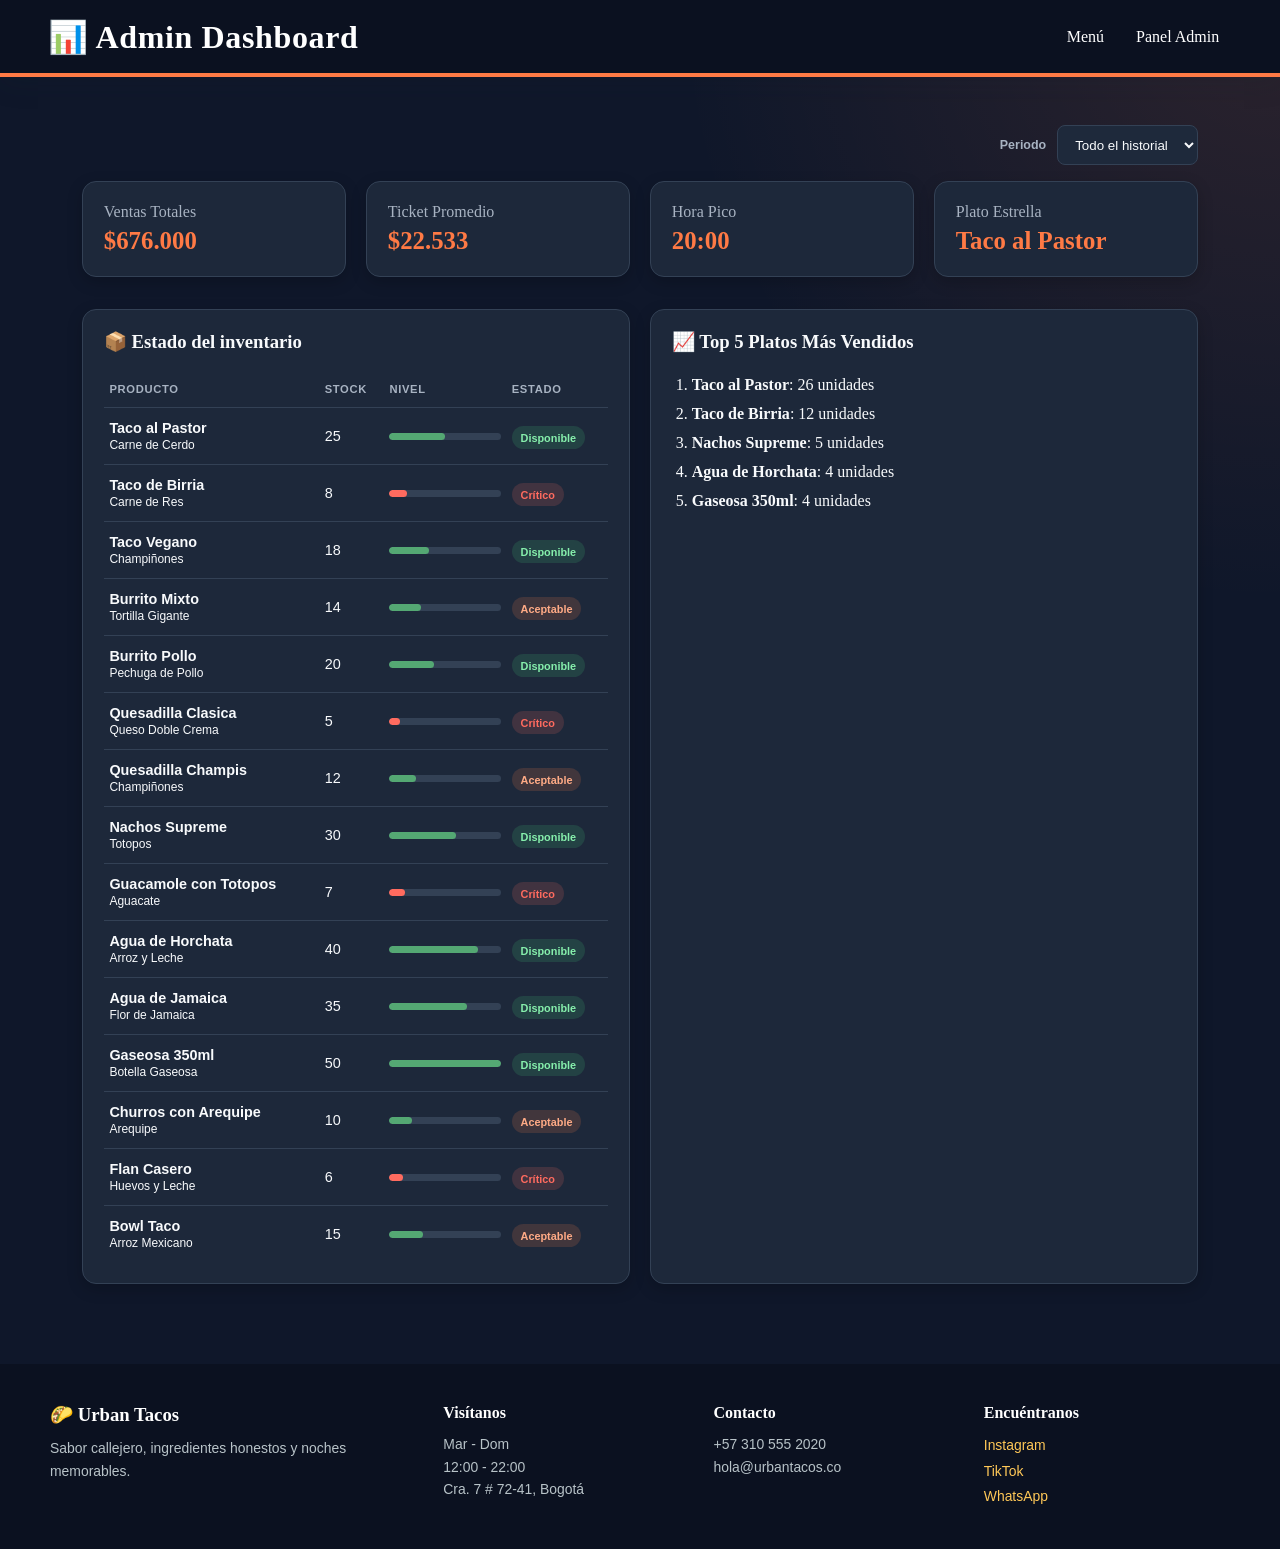
<file: admin.html>
<!DOCTYPE html>
<html lang="es">
<head>
  <meta charset="UTF-8">
  <meta name="viewport" content="width=device-width, initial-scale=1.0">
  <title>Dashboard Admin - Urban Tacos</title>
  <link rel="stylesheet" href="css/styles.css">
</head>
<body>
  <header>
    <h1>📊 Admin Dashboard</h1>
    <nav>
      <a href="index.html">Menú</a>
      <a href="admin.html">Panel Admin</a>
    </nav>
  </header>

  <main class="container">
    <section class="kpi-grid">
      <div class="card"><p>Ventas Totales</p><h3 id="kpi-ventas">$0</h3></div>
      <div class="card"><p>Ticket Promedio</p><h3 id="kpi-ticket">$0</h3></div>
      <div class="card"><p>Hora Pico</p><h3 id="kpi-horapico">-</h3></div>
      <div class="card"><p>Plato Estrella</p><h3 id="kpi-top">-</h3></div>
    </section>

    <section class="tables-section">
      <div class="card">
        <h3>🚨 Alerta Stock Bajo (< 10)</h3>
        <ul id="lista-stock"></ul>
      </div>
      <div class="card">
        <h3>📈 Top 5 Platos Más Vendidos</h3>
        <ol id="top-platos"></ol>
      </div>
    </section>
  </main>

<script src="js/app.js"></script>
</body>
</html>
</file>
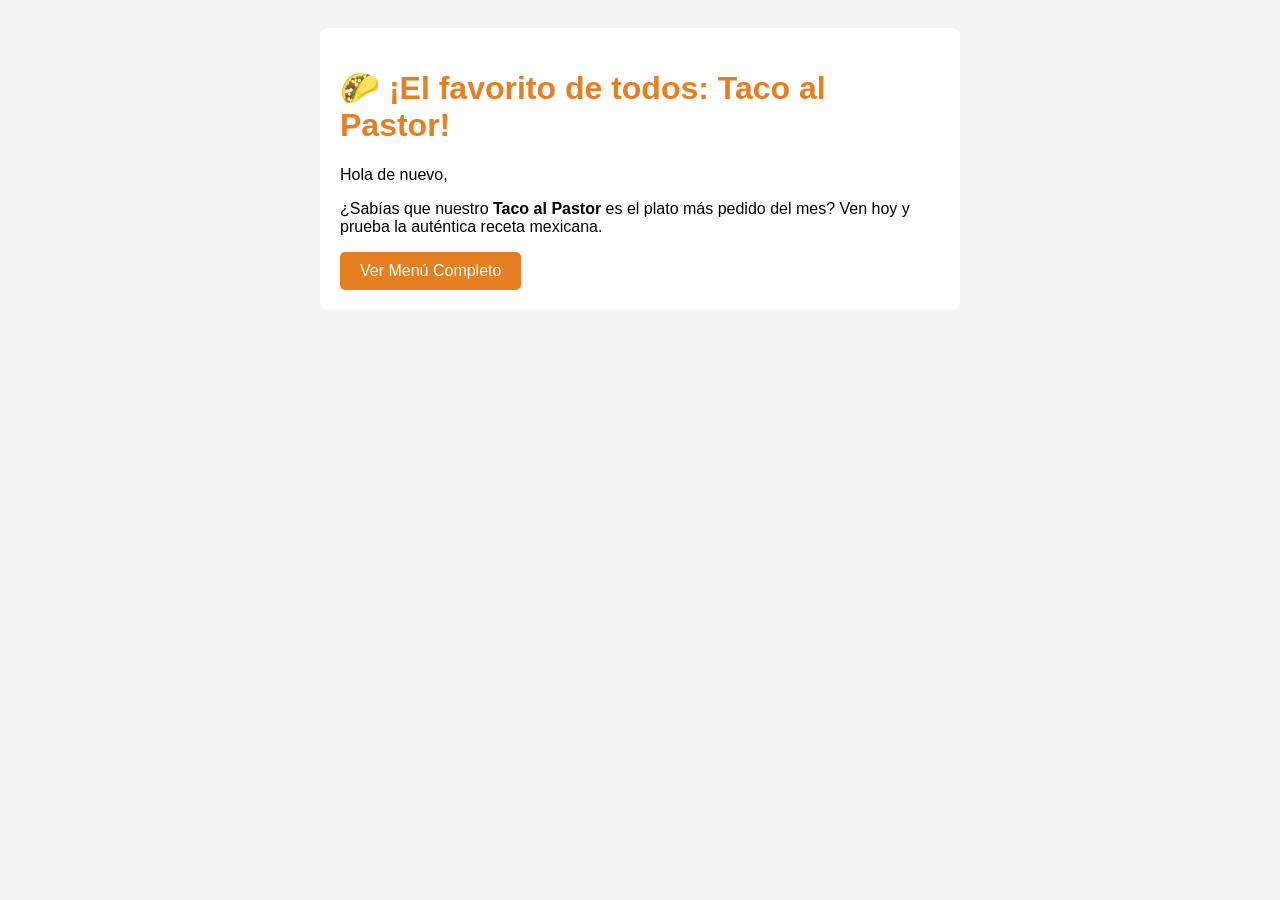
<file: emails/email-01.html>
<!DOCTYPE html>
<html lang="es">
<body style="font-family: Arial, sans-serif; background-color: #f4f4f4; padding: 20px;">
  <div style="max-width: 600px; background: white; padding: 20px; border-radius: 8px; margin: 0 auto;">
    <h1 style="color: #e67e22;">🌮 ¡El favorito de todos: Taco al Pastor!</h1>
    <p>Hola de nuevo,</p>
    <p>¿Sabías que nuestro <strong>Taco al Pastor</strong> es el plato más pedido del mes? Ven hoy y prueba la auténtica receta mexicana.</p>
    <a href="../index.html" style="background: #e67e22; color: white; padding: 10px 20px; text-decoration: none; border-radius: 5px; display: inline-block;">Ver Menú Completo</a>
  </div>
</body>
</html>
</file>
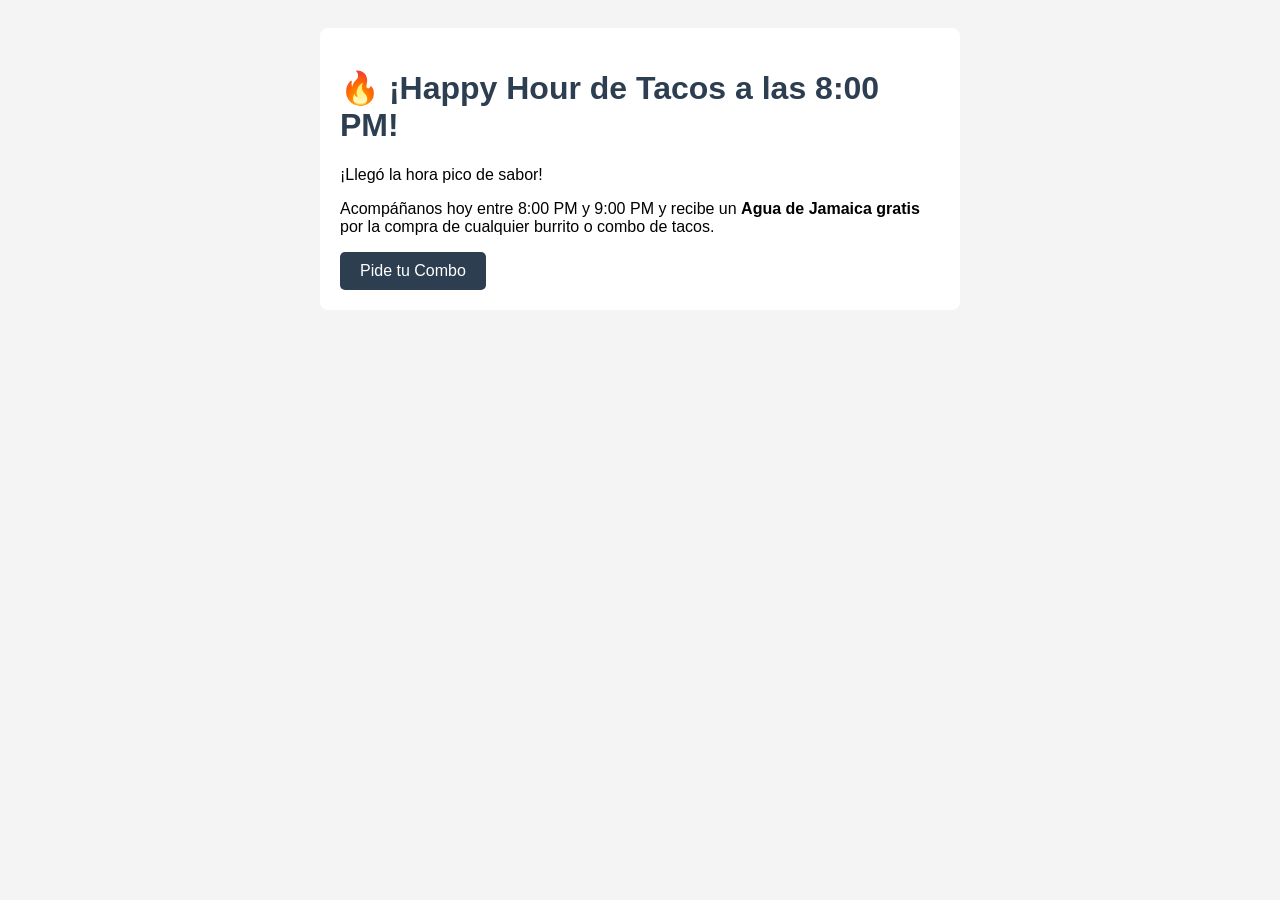
<file: emails/email-02.html>
<!DOCTYPE html>
<html lang="es">
<body style="font-family: Arial, sans-serif; background-color: #f4f4f4; padding: 20px;">
  <div style="max-width: 600px; background: white; padding: 20px; border-radius: 8px; margin: 0 auto;">
    <h1 style="color: #2c3e50;">🔥 ¡Happy Hour de Tacos a las 8:00 PM!</h1>
    <p>¡Llegó la hora pico de sabor!</p>
    <p>Acompáñanos hoy entre 8:00 PM y 9:00 PM y recibe un <strong>Agua de Jamaica gratis</strong> por la compra de cualquier burrito o combo de tacos.</p>
    <a href="../index.html" style="background: #2c3e50; color: white; padding: 10px 20px; text-decoration: none; border-radius: 5px; display: inline-block;">Pide tu Combo</a>
  </div>
</body>
</html>
</file>
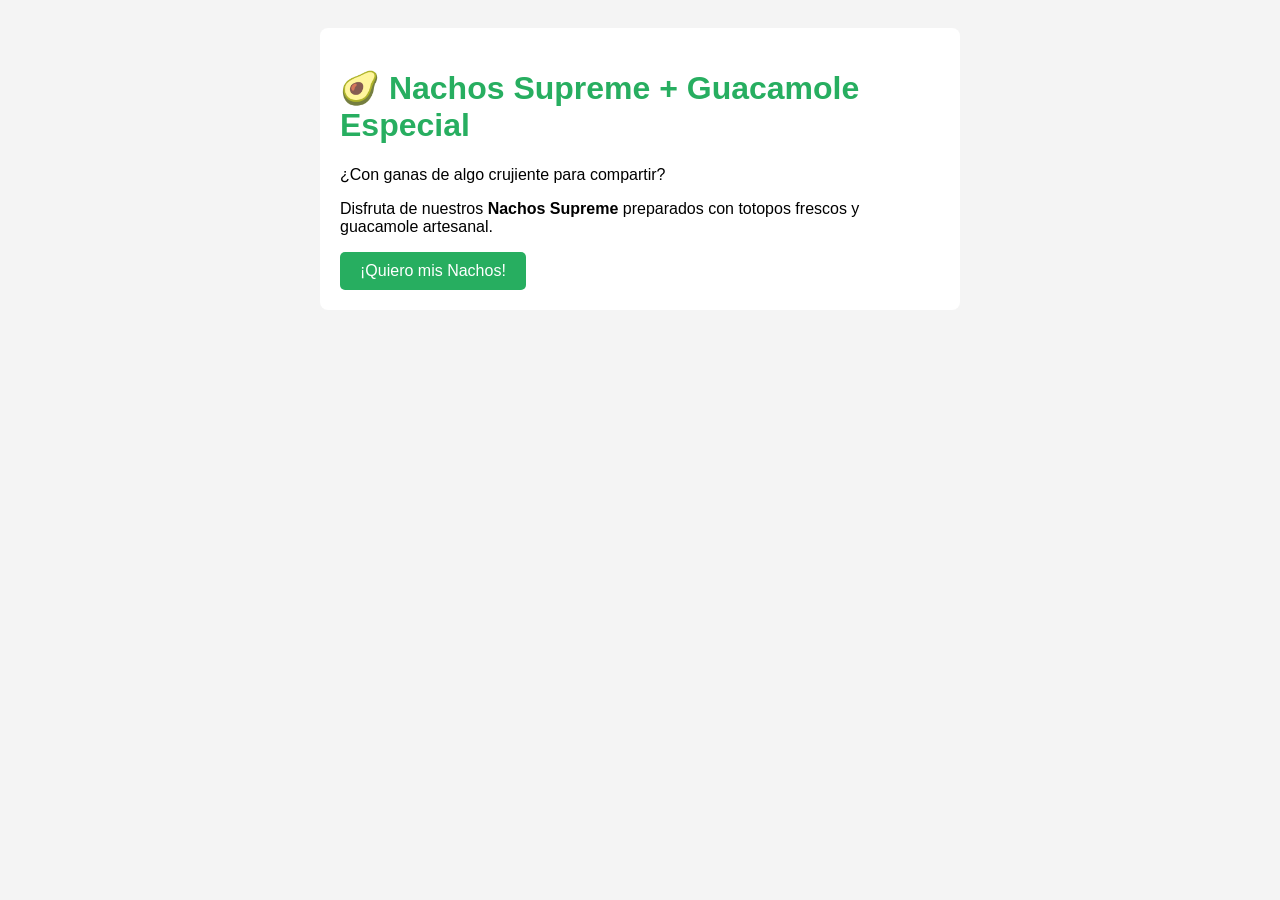
<file: emails/email-03.html>
<!DOCTYPE html>
<html lang="es">
<body style="font-family: Arial, sans-serif; background-color: #f4f4f4; padding: 20px;">
  <div style="max-width: 600px; background: white; padding: 20px; border-radius: 8px; margin: 0 auto;">
    <h1 style="color: #27ae60;">🥑 Nachos Supreme + Guacamole Especial</h1>
    <p>¿Con ganas de algo crujiente para compartir?</p>
    <p>Disfruta de nuestros <strong>Nachos Supreme</strong> preparados con totopos frescos y guacamole artesanal.</p>
    <a href="../index.html" style="background: #27ae60; color: white; padding: 10px 20px; text-decoration: none; border-radius: 5px; display: inline-block;">¡Quiero mis Nachos!</a>
  </div>
</body>
</html>
</file>
<file: css/styles.css>
:root {
  --primary: #e67e22;
  --dark: #2c3e50;
  --light: #ecf0f1;
  --danger: #e74c3c;
}

body {
  margin: 0;
  font-family: system-ui, -apple-system, sans-serif;
  background-color: var(--light);
  color: var(--dark);
}

header {
  background: var(--dark);
  color: white;
  padding: 1rem 2rem;
  display: flex;
  justify-content: space-between;
  align-items: center;
}

header a {
  color: white;
  margin-left: 1rem;
  text-decoration: none;
}

.container {
  padding: 2rem;
  max-width: 1100px;
  margin: 0 auto;
}

.grid, .kpi-grid {
  display: grid;
  grid-template-columns: repeat(auto-fit, minmax(220px, 1fr));
  gap: 1.5rem;
}

.tables-section {
  display: grid;
  grid-template-columns: repeat(auto-fit, minmax(300px, 1fr));
  gap: 1.5rem;
  margin-top: 2rem;
}

.card {
  background: white;
  padding: 1.5rem;
  border-radius: 8px;
  box-shadow: 0 4px 6px rgba(0,0,0,0.1);
}

.danger {
  color: var(--danger);
  font-weight: bold;
}
</file>
